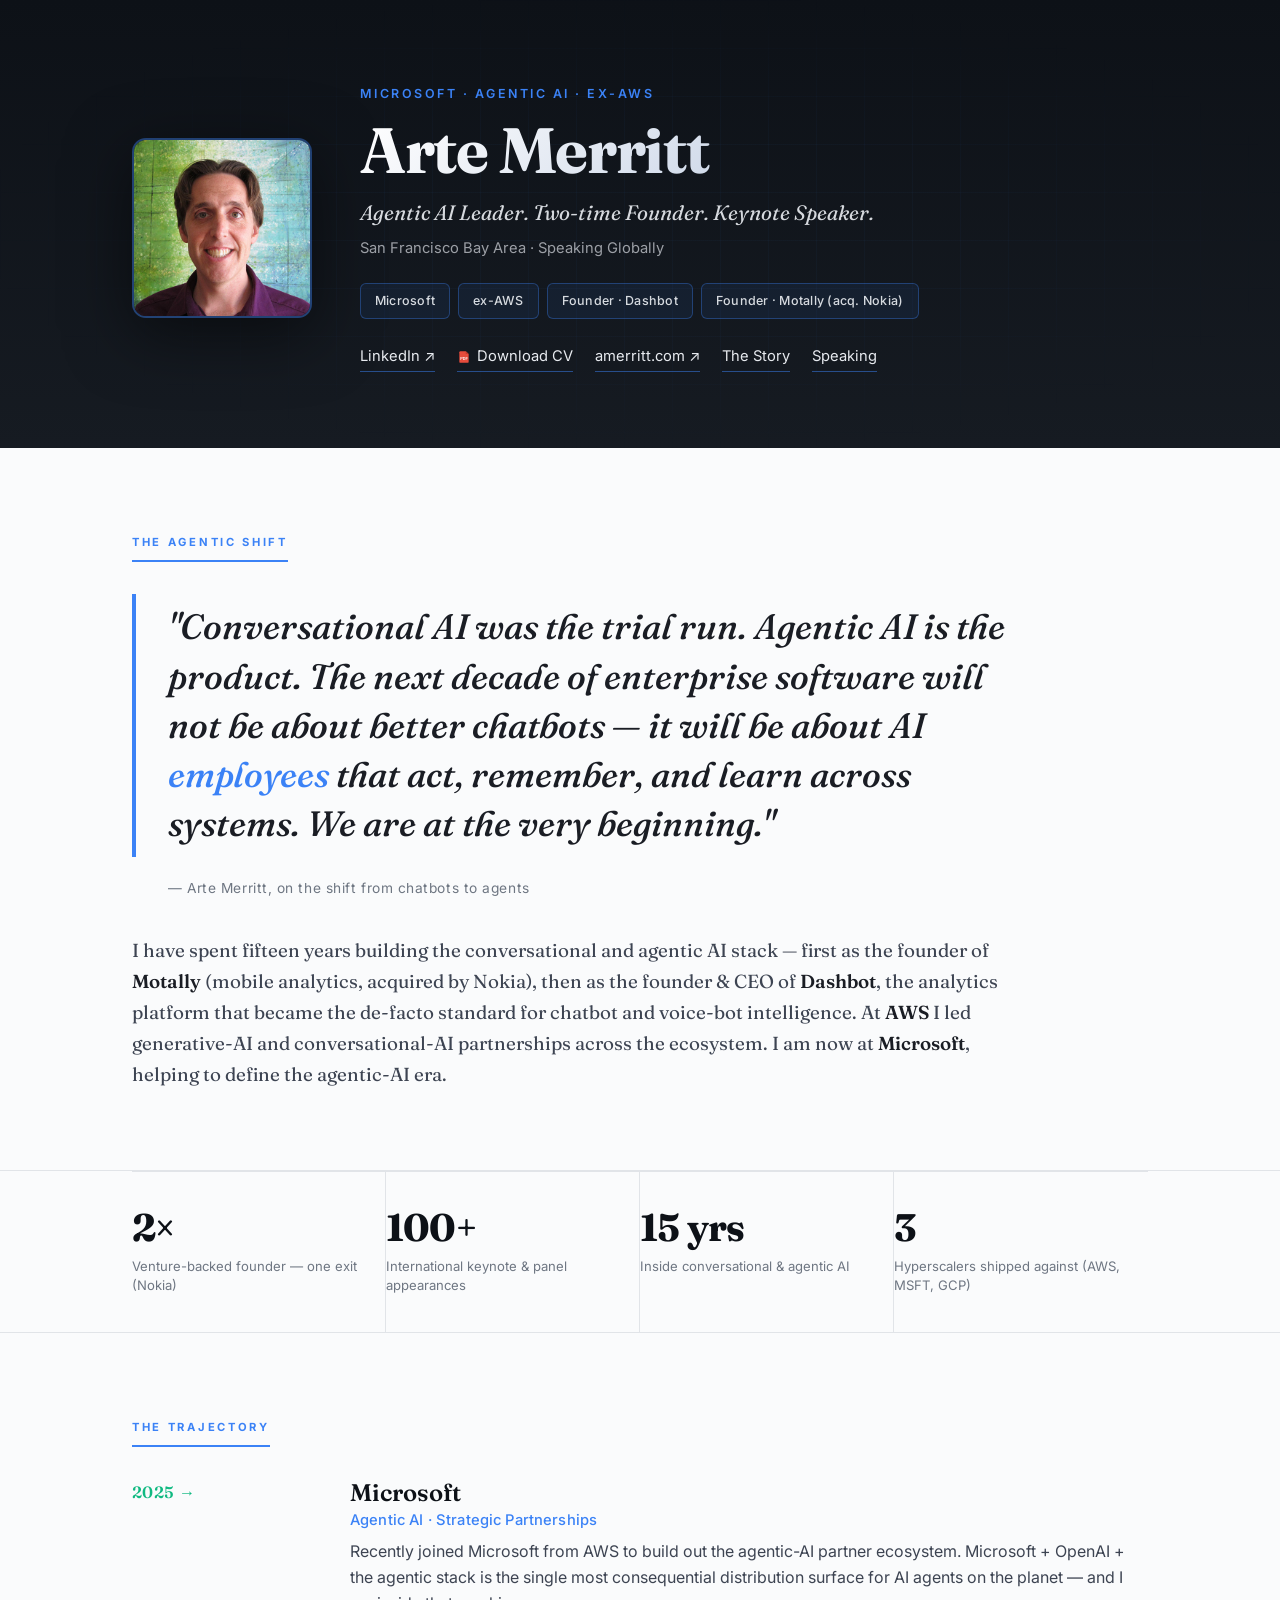
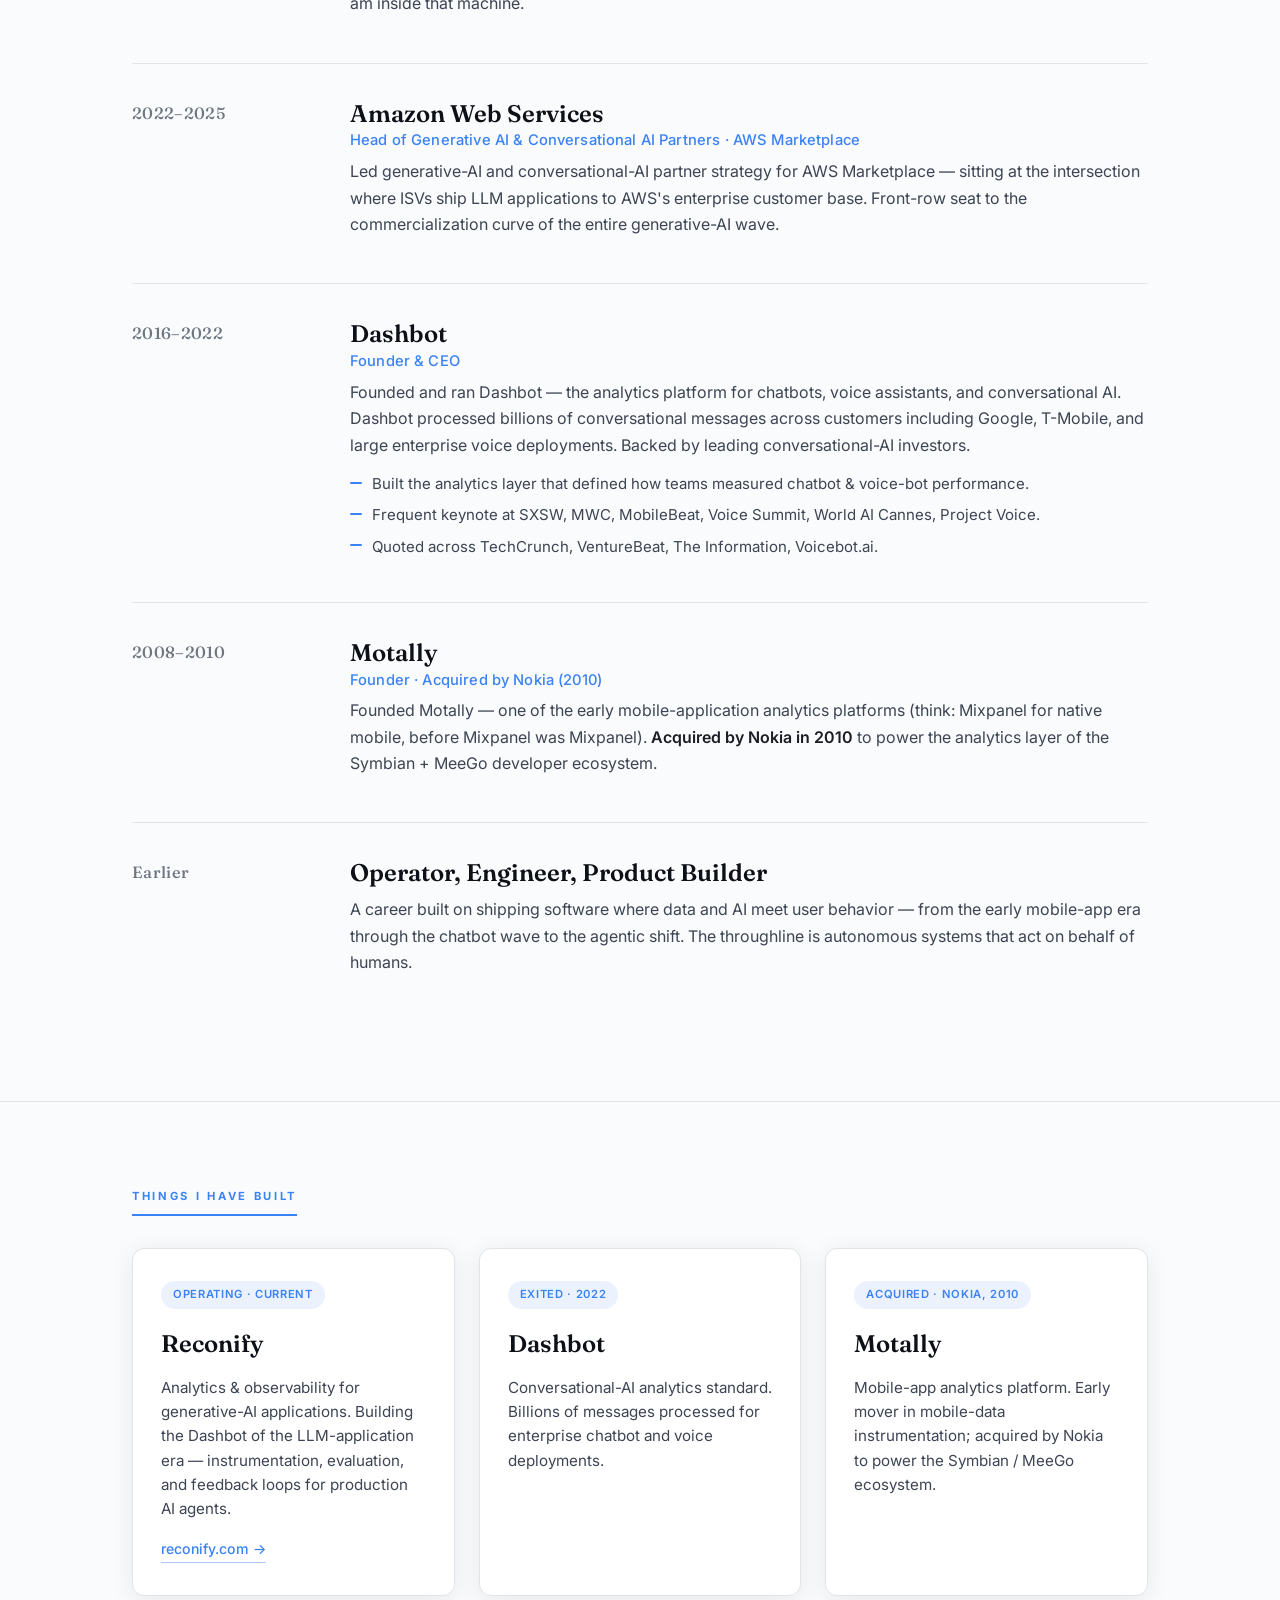
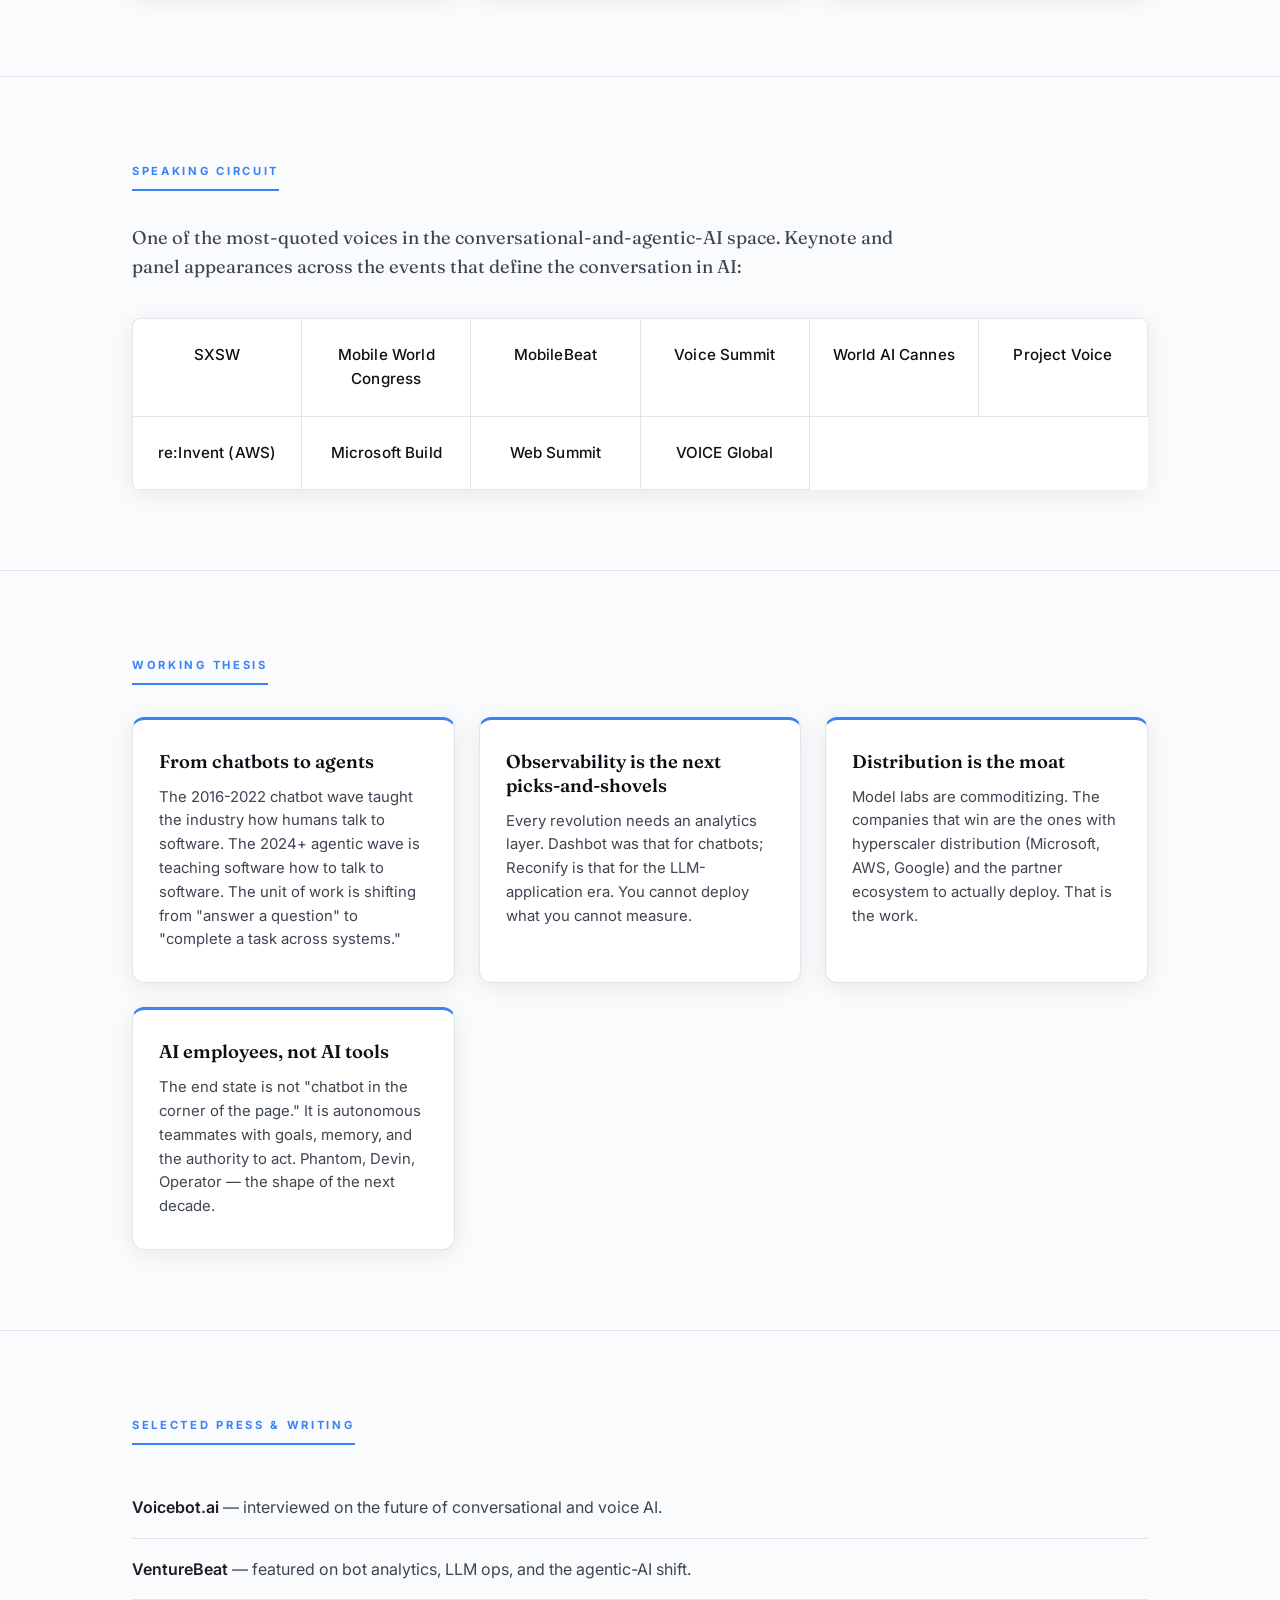
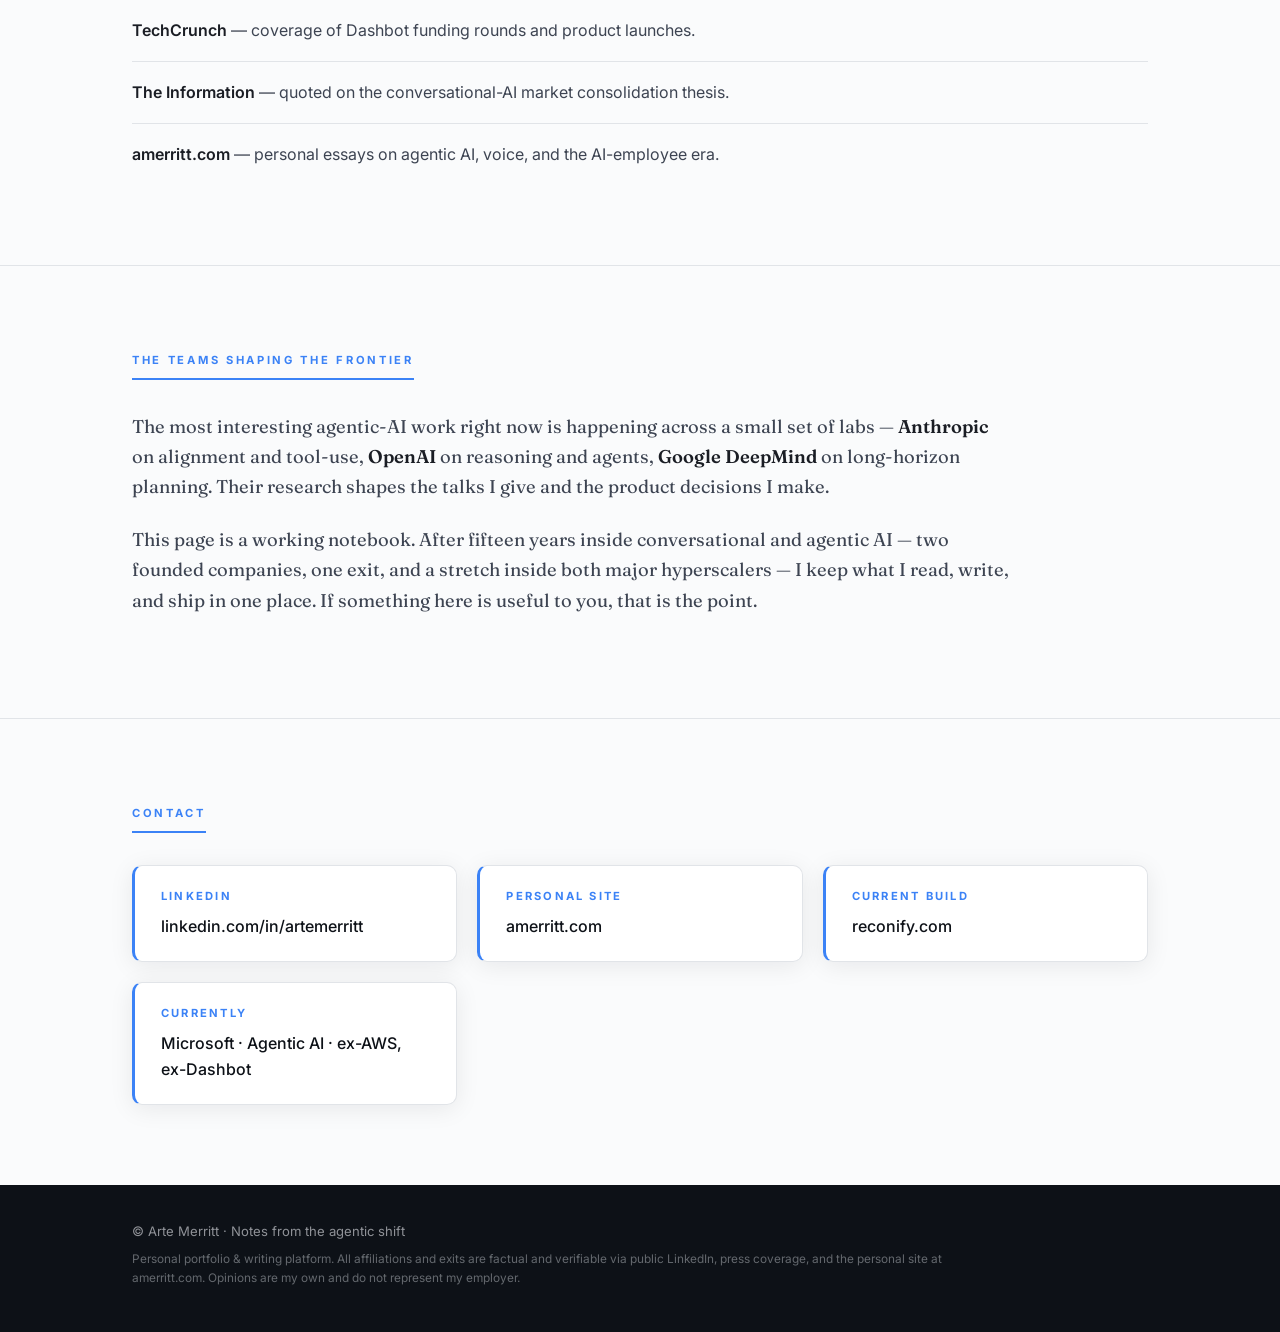
<file: index.html>
<!doctype html>
<html lang="en">
<head>
<meta charset="utf-8" />
<meta name="viewport" content="width=device-width, initial-scale=1" />
<title>Arte Merritt — Notes from the agentic shift</title>
<meta name="description" content="Arte Merritt — agentic &amp; conversational AI builder. Two-time founder (Dashbot, Motally — acq. Nokia). International keynote speaker. A working notebook on the shift from chatbots to AI employees." />
<meta name="keywords" content="Arte Merritt, agentic AI, conversational AI, Dashbot founder, Motally founder, AI agents, voice AI, LLM applications, AI speaker, AI keynote, agentic shift, AI employee" />
<meta name="author" content="Arte Merritt" />
<meta name="robots" content="index, follow, max-snippet:-1, max-image-preview:large" />
<link rel="canonical" href="https://artemerritt.com/" />

<meta property="og:type" content="profile" />
<meta property="og:title" content="Arte Merritt — Notes from the agentic shift" />
<meta property="og:description" content="Two-time founder, keynote speaker, builder. A working notebook on the shift from chatbots to AI employees." />
<meta property="og:image" content="assets/arte_headshot.jpg" />
<meta property="og:url" content="https://artemerritt.com/" />
<meta property="profile:first_name" content="Arte" />
<meta property="profile:last_name" content="Merritt" />

<meta name="twitter:card" content="summary_large_image" />
<meta name="twitter:title" content="Arte Merritt — Notes from the agentic shift" />
<meta name="twitter:description" content="Working notebook from a two-time founder &amp; keynote speaker in agentic AI." />
<meta name="twitter:image" content="assets/arte_headshot.jpg" />

<script type="application/ld+json">
{
  "@context": "https://schema.org",
  "@type": "Person",
  "name": "Arte Merritt",
  "givenName": "Arte",
  "familyName": "Merritt",
  "jobTitle": "Agentic AI Leader",
  "worksFor": { "@type": "Organization", "name": "Microsoft", "url": "https://www.microsoft.com" },
  "knowsAbout": [
    "Agentic AI",
    "Conversational AI",
    "Large Language Model Applications",
    "Voice AI",
    "AI Product Strategy",
    "AI Go-to-Market",
    "AI Analytics",
    "Bot Analytics"
  ],
  "image": "assets/arte_headshot.jpg",
  "url": "https://artemerritt.com/",
  "sameAs": [
    "https://www.linkedin.com/in/artemerritt",
    "https://amerritt.com",
    "https://reconify.com"
  ]
}
</script>

<script type="application/ld+json">
{
  "@context": "https://schema.org",
  "@type": "ProfilePage",
  "name": "Arte Merritt — Agentic AI Portfolio",
  "description": "Portfolio of Arte Merritt — agentic AI leader at Microsoft, founder of Dashbot and Motally, international AI speaker.",
  "mainEntity": { "@type": "Person", "name": "Arte Merritt" }
}
</script>

<link rel="preconnect" href="https://fonts.googleapis.com">
<link rel="preconnect" href="https://fonts.gstatic.com" crossorigin>
<link href="https://fonts.googleapis.com/css2?family=Inter:wght@300;400;500;600;700;800&family=Fraunces:opsz,wght@9..144,400;9..144,500;9..144,600;9..144,700&display=swap" rel="stylesheet">
<link rel="stylesheet" href="styles.css" />
</head>
<body>

<header class="hero">
  <div class="hero__grid"></div>
  <div class="hero__inner">
    <div class="hero__photo">
      <img src="assets/arte_headshot.jpg" alt="Arte Merritt — Agentic AI Leader at Microsoft" />
    </div>
    <div class="hero__id">
      <p class="hero__pretitle">Microsoft &middot; Agentic AI &middot; ex-AWS</p>
      <h1>Arte Merritt</h1>
      <p class="hero__role">Agentic AI Leader. Two-time Founder. Keynote Speaker.</p>
      <p class="hero__loc">San Francisco Bay Area &middot; Speaking Globally</p>
      <ul class="hero__pills">
        <li>Microsoft</li>
        <li>ex-AWS</li>
        <li>Founder · Dashbot</li>
        <li>Founder · Motally (acq. Nokia)</li>
      </ul>
      <div class="hero__cta">
        <a href="https://www.linkedin.com/in/artemerritt" target="_blank" rel="noopener">LinkedIn &#8599;</a>
        <a href="assets/arte_merritt_cv.pdf" download class="hero__cta--pdf"><svg class="pdf-glyph" viewBox="0 0 24 24" width="14" height="14" aria-hidden="true"><path fill="#e74c3c" d="M6 2h9l5 5v13a2 2 0 0 1-2 2H6a2 2 0 0 1-2-2V4a2 2 0 0 1 2-2z"/><path fill="#c0392b" d="M15 2v5h5z"/><text x="12" y="17" text-anchor="middle" font-family="Helvetica,Arial,sans-serif" font-size="6.5" font-weight="700" fill="#fff">PDF</text></svg> Download CV</a>
        <a href="https://amerritt.com" target="_blank" rel="noopener">amerritt.com &#8599;</a>
        <a href="#story">The Story</a>
        <a href="#speaking">Speaking</a>
      </div>
    </div>
  </div>
</header>

<main>

<section class="manifesto">
  <div class="container">
    <h2 class="eyebrow">The Agentic Shift</h2>
    <blockquote class="manifesto__quote">
      "Conversational AI was the trial run. Agentic AI is the product.
      The next decade of enterprise software will not be about better
      chatbots &mdash; it will be about AI <em>employees</em> that act,
      remember, and learn across systems. We are at the very beginning."
    </blockquote>
    <p class="manifesto__attrib">&mdash; Arte Merritt, on the shift from chatbots to agents</p>

    <div class="manifesto__lede">
      <p>I have spent fifteen years building the conversational and agentic AI
      stack &mdash; first as the founder of <strong>Motally</strong> (mobile
      analytics, acquired by Nokia), then as the founder &amp; CEO of
      <strong>Dashbot</strong>, the analytics platform that became the de-facto
      standard for chatbot and voice-bot intelligence. At <strong>AWS</strong>
      I led generative-AI and conversational-AI partnerships across the
      ecosystem. I am now at <strong>Microsoft</strong>, helping to define the
      agentic-AI era.</p>
    </div>
  </div>
</section>

<section class="kpis-section">
  <div class="container">
    <div class="kpis">
      <div class="kpi">
        <span class="kpi__n">2&times;</span>
        <span class="kpi__l">Venture-backed founder &mdash; one exit (Nokia)</span>
      </div>
      <div class="kpi">
        <span class="kpi__n">100+</span>
        <span class="kpi__l">International keynote &amp; panel appearances</span>
      </div>
      <div class="kpi">
        <span class="kpi__n">15 yrs</span>
        <span class="kpi__l">Inside conversational &amp; agentic AI</span>
      </div>
      <div class="kpi">
        <span class="kpi__n">3</span>
        <span class="kpi__l">Hyperscalers shipped against (AWS, MSFT, GCP)</span>
      </div>
    </div>
  </div>
</section>

<section id="story" class="timeline">
  <div class="container">
    <h2 class="eyebrow">The Trajectory</h2>

    <article class="step step--current">
      <div class="step__when">2025 &rarr;</div>
      <div class="step__body">
        <h3>Microsoft <span class="step__sub">Agentic AI &middot; Strategic Partnerships</span></h3>
        <p>Recently joined Microsoft from AWS to build out the agentic-AI
        partner ecosystem. Microsoft + OpenAI + the agentic stack is the
        single most consequential distribution surface for AI agents on the
        planet &mdash; and I am inside that machine.</p>
      </div>
    </article>

    <article class="step">
      <div class="step__when">2022&ndash;2025</div>
      <div class="step__body">
        <h3>Amazon Web Services <span class="step__sub">Head of Generative AI &amp; Conversational AI Partners &middot; AWS Marketplace</span></h3>
        <p>Led generative-AI and conversational-AI partner strategy for AWS
        Marketplace &mdash; sitting at the intersection where ISVs ship LLM
        applications to AWS's enterprise customer base. Front-row seat to the
        commercialization curve of the entire generative-AI wave.</p>
      </div>
    </article>

    <article class="step">
      <div class="step__when">2016&ndash;2022</div>
      <div class="step__body">
        <h3>Dashbot <span class="step__sub">Founder &amp; CEO</span></h3>
        <p>Founded and ran Dashbot &mdash; the analytics platform for chatbots,
        voice assistants, and conversational AI. Dashbot processed billions of
        conversational messages across customers including Google, T-Mobile,
        and large enterprise voice deployments. Backed by leading conversational-AI
        investors.</p>
        <ul class="step__highlights">
          <li>Built the analytics layer that defined how teams measured chatbot &amp; voice-bot performance.</li>
          <li>Frequent keynote at SXSW, MWC, MobileBeat, Voice Summit, World AI Cannes, Project Voice.</li>
          <li>Quoted across TechCrunch, VentureBeat, The Information, Voicebot.ai.</li>
        </ul>
      </div>
    </article>

    <article class="step">
      <div class="step__when">2008&ndash;2010</div>
      <div class="step__body">
        <h3>Motally <span class="step__sub">Founder &middot; Acquired by Nokia (2010)</span></h3>
        <p>Founded Motally &mdash; one of the early mobile-application
        analytics platforms (think: Mixpanel for native mobile, before
        Mixpanel was Mixpanel). <strong>Acquired by Nokia in 2010</strong> to
        power the analytics layer of the Symbian + MeeGo developer ecosystem.</p>
      </div>
    </article>

    <article class="step">
      <div class="step__when">Earlier</div>
      <div class="step__body">
        <h3>Operator, Engineer, Product Builder</h3>
        <p>A career built on shipping software where data and AI meet user
        behavior &mdash; from the early mobile-app era through the chatbot
        wave to the agentic shift. The throughline is autonomous systems that
        act on behalf of humans.</p>
      </div>
    </article>

  </div>
</section>

<section class="products">
  <div class="container">
    <h2 class="eyebrow">Things I Have Built</h2>
    <div class="prod-grid">
      <article class="prod-card">
        <div class="prod-card__tag">Operating &middot; Current</div>
        <h3>Reconify</h3>
        <p>Analytics &amp; observability for generative-AI applications.
        Building the Dashbot of the LLM-application era &mdash; instrumentation,
        evaluation, and feedback loops for production AI agents.</p>
        <a class="prod-card__link" href="https://reconify.com" target="_blank" rel="noopener">reconify.com &rarr;</a>
      </article>
      <article class="prod-card">
        <div class="prod-card__tag">Exited &middot; 2022</div>
        <h3>Dashbot</h3>
        <p>Conversational-AI analytics standard. Billions of messages
        processed for enterprise chatbot and voice deployments.</p>
      </article>
      <article class="prod-card">
        <div class="prod-card__tag">Acquired &middot; Nokia, 2010</div>
        <h3>Motally</h3>
        <p>Mobile-app analytics platform. Early mover in mobile-data
        instrumentation; acquired by Nokia to power the Symbian / MeeGo
        ecosystem.</p>
      </article>
    </div>
  </div>
</section>

<section id="speaking" class="speaking">
  <div class="container">
    <h2 class="eyebrow">Speaking Circuit</h2>
    <p class="speaking__lede">
      One of the most-quoted voices in the conversational-and-agentic-AI space.
      Keynote and panel appearances across the events that define the
      conversation in AI:
    </p>
    <div class="venue-grid">
      <div class="venue">SXSW</div>
      <div class="venue">Mobile World Congress</div>
      <div class="venue">MobileBeat</div>
      <div class="venue">Voice Summit</div>
      <div class="venue">World AI Cannes</div>
      <div class="venue">Project Voice</div>
      <div class="venue">re:Invent (AWS)</div>
      <div class="venue">Microsoft Build</div>
      <div class="venue">Web Summit</div>
      <div class="venue">VOICE Global</div>
    </div>
  </div>
</section>

<section class="thesis">
  <div class="container">
    <h2 class="eyebrow">Working Thesis</h2>
    <div class="thesis__grid">
      <div class="thesis__card">
        <h4>From chatbots to agents</h4>
        <p>The 2016-2022 chatbot wave taught the industry how humans talk to
        software. The 2024+ agentic wave is teaching software how to talk to
        software. The unit of work is shifting from "answer a question" to
        "complete a task across systems."</p>
      </div>
      <div class="thesis__card">
        <h4>Observability is the next picks-and-shovels</h4>
        <p>Every revolution needs an analytics layer. Dashbot was that for
        chatbots; Reconify is that for the LLM-application era. You cannot
        deploy what you cannot measure.</p>
      </div>
      <div class="thesis__card">
        <h4>Distribution is the moat</h4>
        <p>Model labs are commoditizing. The companies that win are the ones
        with hyperscaler distribution (Microsoft, AWS, Google) and the partner
        ecosystem to actually deploy. That is the work.</p>
      </div>
      <div class="thesis__card">
        <h4>AI employees, not AI tools</h4>
        <p>The end state is not "chatbot in the corner of the page." It is
        autonomous teammates with goals, memory, and the authority to act.
        Phantom, Devin, Operator &mdash; the shape of the next decade.</p>
      </div>
    </div>
  </div>
</section>

<section class="press">
  <div class="container">
    <h2 class="eyebrow">Selected Press &amp; Writing</h2>
    <ul class="press-list">
      <li><strong>Voicebot.ai</strong> &mdash; interviewed on the future of conversational and voice AI.</li>
      <li><strong>VentureBeat</strong> &mdash; featured on bot analytics, LLM ops, and the agentic-AI shift.</li>
      <li><strong>TechCrunch</strong> &mdash; coverage of Dashbot funding rounds and product launches.</li>
      <li><strong>The Information</strong> &mdash; quoted on the conversational-AI market consolidation thesis.</li>
      <li><strong>amerritt.com</strong> &mdash; personal essays on agentic AI, voice, and the AI-employee era.</li>
    </ul>
  </div>
</section>

<section class="why">
  <div class="container">
    <h2 class="eyebrow">The Teams Shaping the Frontier</h2>
    <p class="why__lede">
      The most interesting agentic-AI work right now is happening across a
      small set of labs &mdash; <strong>Anthropic</strong> on alignment and
      tool-use, <strong>OpenAI</strong> on reasoning and agents,
      <strong>Google DeepMind</strong> on long-horizon planning. Their
      research shapes the talks I give and the product decisions I make.
    </p>
    <p class="why__lede">
      This page is a working notebook. After fifteen years inside
      conversational and agentic AI &mdash; two founded companies, one
      exit, and a stretch inside both major hyperscalers &mdash; I keep
      what I read, write, and ship in one place. If something here is
      useful to you, that is the point.
    </p>
  </div>
</section>

<section class="contact">
  <div class="container">
    <h2 class="eyebrow">Contact</h2>
    <div class="contact__grid">
      <a class="contact__card" href="https://www.linkedin.com/in/artemerritt" target="_blank" rel="noopener">
        <span class="contact__label">LinkedIn</span>
        <span class="contact__value">linkedin.com/in/artemerritt</span>
      </a>
      <a class="contact__card" href="https://amerritt.com" target="_blank" rel="noopener">
        <span class="contact__label">Personal Site</span>
        <span class="contact__value">amerritt.com</span>
      </a>
      <a class="contact__card" href="https://reconify.com" target="_blank" rel="noopener">
        <span class="contact__label">Current Build</span>
        <span class="contact__value">reconify.com</span>
      </a>
      <div class="contact__card contact__card--static">
        <span class="contact__label">Currently</span>
        <span class="contact__value">Microsoft &middot; Agentic AI &middot; ex-AWS, ex-Dashbot</span>
      </div>
    </div>
  </div>
</section>

</main>

<footer>
  <div class="container">
    <p>&copy; Arte Merritt &middot; Notes from the agentic shift</p>
    <p class="footer__small">Personal portfolio &amp; writing platform. All
    affiliations and exits are factual and verifiable via public LinkedIn,
    press coverage, and the personal site at amerritt.com. Opinions are my
    own and do not represent my employer.</p>
  </div>
</footer>

</body>
</html>
</file>
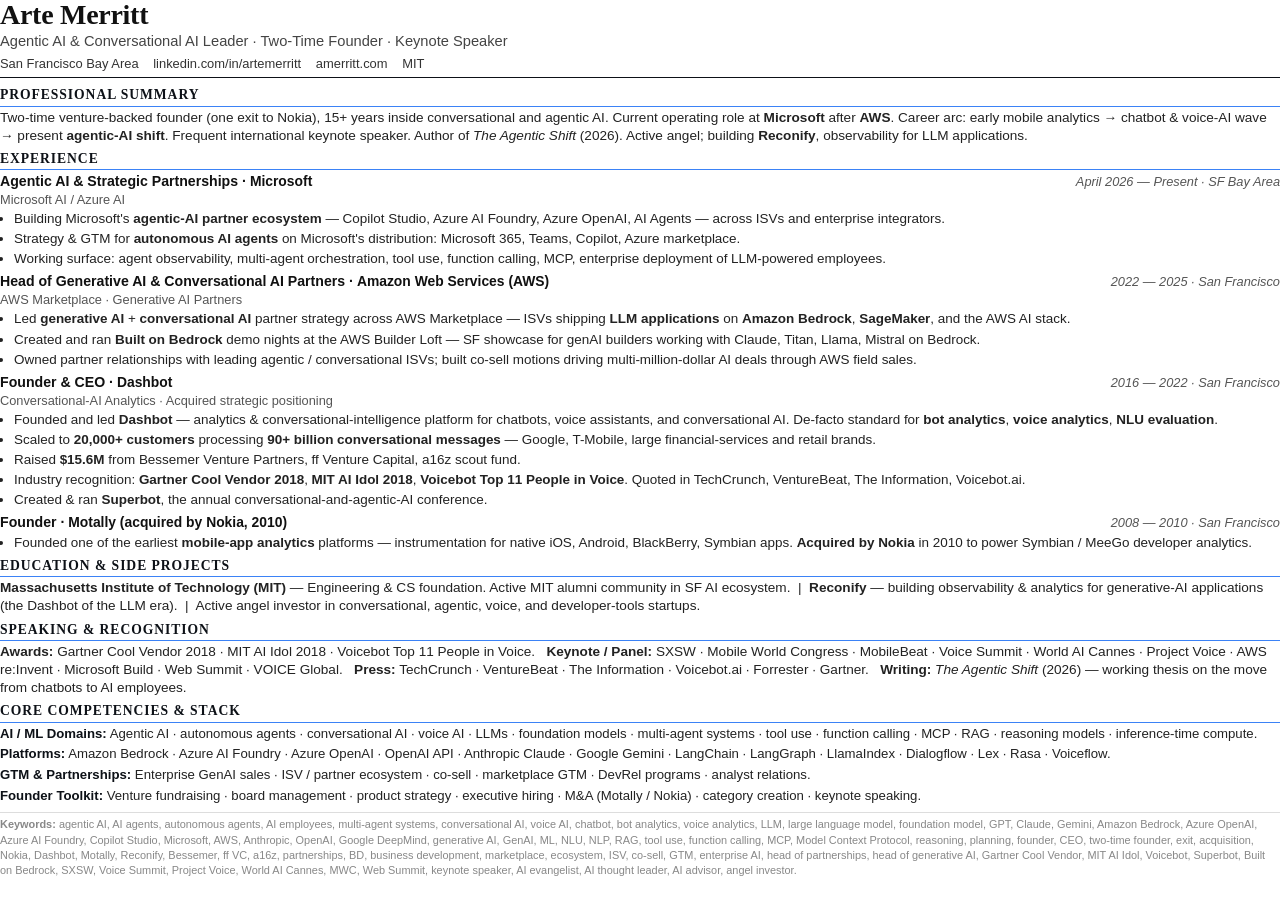
<file: assets/cv.html>
<!doctype html>
<html lang="en">
<head>
<meta charset="utf-8" />
<title>Arte Merritt — Curriculum Vitae</title>
<style>
@page { size: Letter; margin: 0.35in 0.5in; }
* { box-sizing: border-box; margin: 0; padding: 0; }
html, body { font-family: 'Helvetica Neue', Helvetica, Arial, sans-serif; color: #111; font-size: 10.4pt; line-height: 1.34; -webkit-print-color-adjust: exact; print-color-adjust: exact; }
h1 { font-family: Georgia, 'Times New Roman', serif; font-size: 21pt; font-weight: 700; letter-spacing: -0.01em; line-height: 1.05; margin-bottom: 3px; }
.subtitle { font-size: 11pt; color: #444; margin-bottom: 3px; }
.contact-line { font-size: 9.7pt; color: #333; margin-bottom: 8px; padding-bottom: 5px; border-bottom: 1.4px solid #0d1117; }
.contact-line span { margin-right: 11px; }
h2 { font-family: Georgia, serif; font-size: 10.2pt; font-weight: 700; text-transform: uppercase; letter-spacing: 0.07em; color: #0d1117; margin-top: 5px; margin-bottom: 2px; padding-bottom: 1px; border-bottom: 1px solid #3b82f6; }
.summary { font-size: 10.2pt; color: #222; margin-bottom: 2px; }
.job { margin-bottom: 4px; }
.job-head { display: flex; justify-content: space-between; align-items: baseline; }
.job-title { font-weight: 700; font-size: 10.6pt; color: #111; }
.job-co { font-weight: 600; }
.job-dates { font-size: 9.6pt; color: #555; font-style: italic; }
.job-loc { font-size: 9.6pt; color: #555; margin-bottom: 1px; }
ul { margin-left: 14px; margin-top: 2px; }
li { font-size: 10.1pt; color: #222; margin-bottom: 2px; line-height: 1.34; }
.skills { font-size: 9.9pt; color: #222; line-height: 1.42; }
.skills-row { margin-bottom: 2px; }
.skills-block { break-inside: avoid; page-break-inside: avoid; }
.skills-cat { font-weight: 700; color: #0d1117; }
.kw-block { font-size: 8.2pt; color: #888; line-height: 1.4; margin-top: 7px; padding-top: 4px; border-top: 1px solid #ddd; }
</style>
</head>
<body>

<h1>Arte Merritt</h1>
<div class="subtitle">Agentic AI &amp; Conversational AI Leader · Two-Time Founder · Keynote Speaker</div>
<div class="contact-line">
  <span>San Francisco Bay Area</span>
  <span>linkedin.com/in/artemerritt</span>
  <span>amerritt.com</span>
  <span>MIT</span>
</div>

<h2>Professional Summary</h2>
<p class="summary">Two-time venture-backed founder (one exit to Nokia), 15+ years inside conversational and agentic AI. Current operating role at <strong>Microsoft</strong> after <strong>AWS</strong>. Career arc: early mobile analytics → chatbot &amp; voice-AI wave → present <strong>agentic-AI shift</strong>. Frequent international keynote speaker. Author of <em>The Agentic Shift</em> (2026). Active angel; building <strong>Reconify</strong>, observability for LLM applications.</p>

<h2>Experience</h2>

<div class="job">
  <div class="job-head">
    <span><span class="job-title">Agentic AI &amp; Strategic Partnerships · </span><span class="job-co">Microsoft</span></span>
    <span class="job-dates">April 2026 — Present · SF Bay Area</span>
  </div>
  <div class="job-loc">Microsoft AI / Azure AI</div>
  <ul>
    <li>Building Microsoft's <strong>agentic-AI partner ecosystem</strong> — Copilot Studio, Azure AI Foundry, Azure OpenAI, AI Agents — across ISVs and enterprise integrators.</li>
    <li>Strategy &amp; GTM for <strong>autonomous AI agents</strong> on Microsoft's distribution: Microsoft 365, Teams, Copilot, Azure marketplace.</li>
    <li>Working surface: agent observability, multi-agent orchestration, tool use, function calling, MCP, enterprise deployment of LLM-powered employees.</li>
  </ul>
</div>

<div class="job">
  <div class="job-head">
    <span><span class="job-title">Head of Generative AI &amp; Conversational AI Partners · </span><span class="job-co">Amazon Web Services (AWS)</span></span>
    <span class="job-dates">2022 — 2025 · San Francisco</span>
  </div>
  <div class="job-loc">AWS Marketplace · Generative AI Partners</div>
  <ul>
    <li>Led <strong>generative AI</strong> + <strong>conversational AI</strong> partner strategy across AWS Marketplace — ISVs shipping <strong>LLM applications</strong> on <strong>Amazon Bedrock</strong>, <strong>SageMaker</strong>, and the AWS AI stack.</li>
    <li>Created and ran <strong>Built on Bedrock</strong> demo nights at the AWS Builder Loft — SF showcase for genAI builders working with Claude, Titan, Llama, Mistral on Bedrock.</li>
    <li>Owned partner relationships with leading agentic / conversational ISVs; built co-sell motions driving multi-million-dollar AI deals through AWS field sales.</li>
  </ul>
</div>

<div class="job">
  <div class="job-head">
    <span><span class="job-title">Founder &amp; CEO · </span><span class="job-co">Dashbot</span></span>
    <span class="job-dates">2016 — 2022 · San Francisco</span>
  </div>
  <div class="job-loc">Conversational-AI Analytics &middot; Acquired strategic positioning</div>
  <ul>
    <li>Founded and led <strong>Dashbot</strong> — analytics &amp; conversational-intelligence platform for chatbots, voice assistants, and conversational AI. De-facto standard for <strong>bot analytics</strong>, <strong>voice analytics</strong>, <strong>NLU evaluation</strong>.</li>
    <li>Scaled to <strong>20,000+ customers</strong> processing <strong>90+ billion conversational messages</strong> — Google, T-Mobile, large financial-services and retail brands.</li>
    <li>Raised <strong>$15.6M</strong> from Bessemer Venture Partners, ff Venture Capital, a16z scout fund.</li>
    <li>Industry recognition: <strong>Gartner Cool Vendor 2018</strong>, <strong>MIT AI Idol 2018</strong>, <strong>Voicebot Top 11 People in Voice</strong>. Quoted in TechCrunch, VentureBeat, The Information, Voicebot.ai.</li>
    <li>Created &amp; ran <strong>Superbot</strong>, the annual conversational-and-agentic-AI conference.</li>
  </ul>
</div>

<div class="job">
  <div class="job-head">
    <span><span class="job-title">Founder · </span><span class="job-co">Motally (acquired by Nokia, 2010)</span></span>
    <span class="job-dates">2008 — 2010 · San Francisco</span>
  </div>
  <ul>
    <li>Founded one of the earliest <strong>mobile-app analytics</strong> platforms — instrumentation for native iOS, Android, BlackBerry, Symbian apps. <strong>Acquired by Nokia</strong> in 2010 to power Symbian / MeeGo developer analytics.</li>
  </ul>
</div>

<h2>Education &amp; Side Projects</h2>
<p class="summary"><strong>Massachusetts Institute of Technology (MIT)</strong> — Engineering &amp; CS foundation. Active MIT alumni community in SF AI ecosystem. &nbsp;|&nbsp; <strong>Reconify</strong> — building observability &amp; analytics for generative-AI applications (the Dashbot of the LLM era). &nbsp;|&nbsp; Active angel investor in conversational, agentic, voice, and developer-tools startups.</p>

<h2>Speaking &amp; Recognition</h2>
<p class="summary"><strong>Awards:</strong> Gartner Cool Vendor 2018 · MIT AI Idol 2018 · Voicebot Top 11 People in Voice. &nbsp; <strong>Keynote / Panel:</strong> SXSW · Mobile World Congress · MobileBeat · Voice Summit · World AI Cannes · Project Voice · AWS re:Invent · Microsoft Build · Web Summit · VOICE Global. &nbsp; <strong>Press:</strong> TechCrunch · VentureBeat · The Information · Voicebot.ai · Forrester · Gartner. &nbsp; <strong>Writing:</strong> <em>The Agentic Shift</em> (2026) — working thesis on the move from chatbots to AI employees.</p>

<div class="skills-block">
<h2>Core Competencies &amp; Stack</h2>
<div class="skills">
  <div class="skills-row"><span class="skills-cat">AI / ML Domains:</span> Agentic AI · autonomous agents · conversational AI · voice AI · LLMs · foundation models · multi-agent systems · tool use · function calling · MCP · RAG · reasoning models · inference-time compute.</div>
  <div class="skills-row"><span class="skills-cat">Platforms:</span> Amazon Bedrock · Azure AI Foundry · Azure OpenAI · OpenAI API · Anthropic Claude · Google Gemini · LangChain · LangGraph · LlamaIndex · Dialogflow · Lex · Rasa · Voiceflow.</div>
  <div class="skills-row"><span class="skills-cat">GTM &amp; Partnerships:</span> Enterprise GenAI sales · ISV / partner ecosystem · co-sell · marketplace GTM · DevRel programs · analyst relations.</div>
  <div class="skills-row"><span class="skills-cat">Founder Toolkit:</span> Venture fundraising · board management · product strategy · executive hiring · M&amp;A (Motally / Nokia) · category creation · keynote speaking.</div>
</div>
</div>

<div class="kw-block">
<strong>Keywords:</strong> agentic AI, AI agents, autonomous agents, AI employees, multi-agent systems, conversational AI, voice AI, chatbot, bot analytics, voice analytics, LLM, large language model, foundation model, GPT, Claude, Gemini, Amazon Bedrock, Azure OpenAI, Azure AI Foundry, Copilot Studio, Microsoft, AWS, Anthropic, OpenAI, Google DeepMind, generative AI, GenAI, ML, NLU, NLP, RAG, tool use, function calling, MCP, Model Context Protocol, reasoning, planning, founder, CEO, two-time founder, exit, acquisition, Nokia, Dashbot, Motally, Reconify, Bessemer, ff VC, a16z, partnerships, BD, business development, marketplace, ecosystem, ISV, co-sell, GTM, enterprise AI, head of partnerships, head of generative AI, Gartner Cool Vendor, MIT AI Idol, Voicebot, Superbot, Built on Bedrock, SXSW, Voice Summit, Project Voice, World AI Cannes, MWC, Web Summit, keynote speaker, AI evangelist, AI thought leader, AI advisor, angel investor.
</div>

</body>
</html>
</file>
<file: styles.css>
:root{
  --graphite:#0d1117;
  --graphite-2:#161b22;
  --graphite-3:#21262d;
  --ink:#1a1d24;
  --ink-2:#3d4452;
  --ink-3:#6e7682;
  --electric:#3b82f6;
  --electric-2:#1e6fe0;
  --signal:#10b981;
  --paper:#fafbfc;
  --paper-2:#f1f3f6;
  --rule:#e1e4e8;
  --shadow:0 4px 24px rgba(13,17,23,.08);
}
*{box-sizing:border-box;margin:0;padding:0}
html,body{background:var(--paper);color:var(--ink);font-family:'Inter',-apple-system,system-ui,sans-serif;font-size:16px;line-height:1.6;-webkit-font-smoothing:antialiased}
img{display:block;max-width:100%;height:auto}
a{color:inherit;text-decoration:none}
strong{font-weight:600;color:var(--ink)}
em{font-style:italic;color:var(--electric)}

.container{max-width:1080px;margin:0 auto;padding:0 32px}

/* ---------- HERO — editorial graphite slab ---------- */
.hero{position:relative;overflow:hidden;background:linear-gradient(180deg,var(--graphite) 0%,var(--graphite-2) 100%)}
.hero__grid{position:absolute;inset:0;background-image:
  linear-gradient(rgba(59,130,246,.04) 1px,transparent 1px),
  linear-gradient(90deg,rgba(59,130,246,.04) 1px,transparent 1px);
  background-size:48px 48px;
  mask-image:radial-gradient(ellipse at center, #000 30%, transparent 75%)}
.hero__inner{position:relative;max-width:1080px;margin:0 auto;padding:84px 32px 76px;display:flex;gap:48px;align-items:center;flex-wrap:wrap;color:#e7eaef}
.hero__photo{flex:0 0 auto}
.hero__photo img{width:180px;height:180px;border-radius:14px;border:2px solid rgba(59,130,246,.4);box-shadow:0 16px 64px rgba(0,0,0,.5);object-fit:cover}
.hero__id{flex:1;min-width:280px}
.hero__pretitle{font-size:.78rem;letter-spacing:.2em;text-transform:uppercase;color:var(--electric);font-weight:600;margin-bottom:14px;font-family:'Inter',monospace}
.hero__id h1{font-family:'Fraunces',Georgia,serif;font-weight:700;font-size:clamp(2.4rem,5.5vw,4rem);line-height:1;letter-spacing:-.02em;margin-bottom:14px;color:#fff;background:linear-gradient(135deg,#fff 0%,#a0b4d4 100%);-webkit-background-clip:text;-webkit-text-fill-color:transparent;background-clip:text}
.hero__role{font-family:'Fraunces',Georgia,serif;font-size:1.3rem;color:rgba(231,234,239,.92);font-weight:400;font-style:italic;margin-bottom:8px}
.hero__loc{font-size:.92rem;color:rgba(231,234,239,.65);margin-bottom:22px}
.hero__pills{list-style:none;display:flex;flex-wrap:wrap;gap:8px;margin-bottom:26px}
.hero__pills li{font-size:.78rem;padding:7px 14px;border:1px solid rgba(59,130,246,.35);border-radius:6px;color:rgba(231,234,239,.92);background:rgba(59,130,246,.08);letter-spacing:.02em;font-weight:500}
.hero__cta{display:flex;flex-wrap:wrap;gap:22px;font-size:.92rem}
.hero__cta a{color:#e7eaef;border-bottom:1px solid rgba(59,130,246,.5);padding-bottom:3px;transition:border-color .15s,color .15s}
.hero__cta a:hover{border-color:var(--electric);color:var(--electric)}

/* ---------- SECTIONS ---------- */
main > section{padding:80px 0;border-bottom:1px solid var(--rule)}
main > section:last-child{border-bottom:none}
.eyebrow{font-family:'Inter',sans-serif;font-size:.7rem;font-weight:700;letter-spacing:.24em;text-transform:uppercase;color:var(--electric);margin-bottom:32px;display:inline-block;padding-bottom:8px;border-bottom:2px solid var(--electric)}

/* ---------- MANIFESTO ---------- */
.manifesto__quote{font-family:'Fraunces',Georgia,serif;font-size:clamp(1.5rem,2.8vw,2.2rem);font-style:italic;color:var(--ink);line-height:1.4;margin-bottom:20px;max-width:880px;border-left:4px solid var(--electric);padding:8px 0 8px 32px;font-weight:500}
.manifesto__attrib{font-size:.86rem;color:var(--ink-3);letter-spacing:.04em;margin-bottom:36px;padding-left:36px}
.manifesto__lede p{font-family:'Fraunces',Georgia,serif;font-size:1.18rem;line-height:1.65;color:var(--ink-2);max-width:880px}

/* ---------- KPIs ---------- */
.kpis-section{padding:0 !important;border-bottom:1px solid var(--rule)}
.kpis-section .container{padding-top:0;padding-bottom:0}
.kpis{display:grid;grid-template-columns:repeat(auto-fit,minmax(200px,1fr));gap:0;border-top:1px solid var(--rule)}
.kpi{padding:36px 28px 36px 0;border-right:1px solid var(--rule)}
.kpi:last-child{border-right:none}
.kpi__n{display:block;font-family:'Fraunces',Georgia,serif;font-size:2.4rem;font-weight:700;color:var(--graphite);line-height:1;margin-bottom:10px;letter-spacing:-.02em}
.kpi__l{display:block;font-size:.82rem;line-height:1.5;color:var(--ink-3)}

/* ---------- TIMELINE ---------- */
.step{display:grid;grid-template-columns:170px 1fr;gap:48px;padding:36px 0;border-top:1px solid var(--rule);position:relative}
.step:first-of-type{border-top:none;padding-top:0}
.step__when{font-family:'Fraunces',Georgia,serif;font-size:1.02rem;font-weight:500;color:var(--ink-3);letter-spacing:.02em}
.step--current .step__when{color:var(--signal);font-weight:600}
.step__body h3{font-family:'Fraunces',Georgia,serif;font-size:1.5rem;font-weight:600;line-height:1.2;margin-bottom:8px;color:var(--graphite)}
.step__sub{display:block;font-family:'Inter',sans-serif;font-size:.92rem;font-weight:500;color:var(--electric);margin-top:4px;letter-spacing:.01em}
.step__body > p{color:var(--ink-2);font-size:1rem;line-height:1.65;margin-bottom:10px}
.step__highlights{list-style:none;margin-top:14px}
.step__highlights li{position:relative;padding-left:22px;font-size:.94rem;color:var(--ink-2);margin-bottom:8px;line-height:1.55}
.step__highlights li:before{content:"";position:absolute;left:0;top:.65em;width:12px;height:2px;background:var(--electric);border-radius:2px}

/* ---------- PRODUCTS ---------- */
.prod-grid{display:grid;grid-template-columns:repeat(auto-fit,minmax(280px,1fr));gap:24px}
.prod-card{padding:32px 28px;background:#fff;border:1px solid var(--rule);border-radius:12px;box-shadow:var(--shadow);transition:transform .15s,box-shadow .15s;display:flex;flex-direction:column}
.prod-card:hover{transform:translateY(-2px);box-shadow:0 12px 40px rgba(59,130,246,.15)}
.prod-card__tag{font-size:.7rem;color:var(--electric);background:rgba(59,130,246,.1);padding:5px 12px;border-radius:999px;align-self:flex-start;font-weight:600;letter-spacing:.06em;text-transform:uppercase;margin-bottom:16px}
.prod-card h3{font-family:'Fraunces',Georgia,serif;font-size:1.5rem;font-weight:600;color:var(--graphite);margin-bottom:12px}
.prod-card p{font-size:.95rem;color:var(--ink-2);line-height:1.6;margin-bottom:16px;flex:1}
.prod-card__link{font-size:.88rem;color:var(--electric);font-weight:500;border-bottom:1px solid rgba(59,130,246,.4);padding-bottom:2px;align-self:flex-start;transition:border-color .15s}
.prod-card__link:hover{border-color:var(--electric)}

/* ---------- SPEAKING ---------- */
.speaking__lede{font-family:'Fraunces',Georgia,serif;font-size:1.15rem;color:var(--ink-2);margin-bottom:36px;max-width:780px;line-height:1.6}
.venue-grid{display:grid;grid-template-columns:repeat(auto-fit,minmax(160px,1fr));gap:0;border-top:1px solid var(--rule);border-left:1px solid var(--rule);background:#fff;border-radius:8px;overflow:hidden;box-shadow:var(--shadow)}
.venue{padding:24px 20px;text-align:center;font-family:'Inter',sans-serif;font-size:.95rem;font-weight:500;color:var(--graphite);border-right:1px solid var(--rule);border-bottom:1px solid var(--rule);letter-spacing:.01em;transition:background .15s}
.venue:hover{background:var(--paper-2)}

/* ---------- THESIS ---------- */
.thesis__grid{display:grid;grid-template-columns:repeat(auto-fit,minmax(260px,1fr));gap:24px}
.thesis__card{padding:30px 26px;background:#fff;border:1px solid var(--rule);border-radius:12px;border-top:3px solid var(--electric);box-shadow:var(--shadow)}
.thesis__card h4{font-family:'Fraunces',Georgia,serif;font-size:1.15rem;font-weight:600;margin-bottom:12px;color:var(--graphite);line-height:1.3}
.thesis__card p{font-size:.93rem;color:var(--ink-2);line-height:1.6}

/* ---------- PRESS ---------- */
.press-list{list-style:none}
.press-list li{padding:18px 0;border-bottom:1px solid var(--rule);font-size:1rem;color:var(--ink-2);line-height:1.55}
.press-list li:last-child{border-bottom:none}

/* ---------- WHY ---------- */
.why__lede{font-family:'Fraunces',Georgia,serif;font-size:1.15rem;line-height:1.65;color:var(--ink-2);max-width:880px;margin-bottom:22px}

/* ---------- CONTACT ---------- */
.contact__grid{display:grid;grid-template-columns:repeat(auto-fit,minmax(260px,1fr));gap:20px}
.contact__card{display:block;padding:22px 26px;background:#fff;border:1px solid var(--rule);border-radius:10px;border-left:3px solid var(--electric);transition:transform .15s,box-shadow .15s;box-shadow:var(--shadow)}
.contact__card:hover:not(.contact__card--static){transform:translateY(-2px);box-shadow:0 10px 36px rgba(59,130,246,.15)}
.contact__label{display:block;font-size:.7rem;color:var(--electric);letter-spacing:.2em;text-transform:uppercase;margin-bottom:8px;font-weight:700}
.contact__value{display:block;font-size:1rem;color:var(--graphite);font-weight:500;word-break:break-word}

/* ---------- FOOTER ---------- */
footer{background:var(--graphite);color:rgba(231,234,239,.6);padding:36px 0;font-size:.82rem}
footer p{margin-bottom:8px}
.footer__small{font-size:.74rem;color:rgba(231,234,239,.4);max-width:880px;line-height:1.6}

/* ---------- RESPONSIVE ---------- */
@media (max-width:720px){
  .hero__inner{padding:56px 24px 48px;flex-direction:column;align-items:flex-start;gap:28px}
  .hero__photo img{width:140px;height:140px}
  .container{padding:0 24px}
  main > section{padding:56px 0}
  .step{grid-template-columns:1fr;gap:8px}
  .step__when{font-size:.9rem}
  .kpi{padding:24px 16px 24px 0;border-right:none;border-bottom:1px solid var(--rule)}
  .kpi:last-child{border-bottom:none}
  .manifesto__quote{padding-left:20px;font-size:1.5rem}
  .manifesto__attrib{padding-left:20px}
}


/* CV download link — same styling as other hero CTAs, with inline PDF glyph */
.hero__cta--pdf{display:inline-flex;align-items:center;gap:6px}
.hero__cta--pdf .pdf-glyph{vertical-align:-2px;flex-shrink:0}
</file>
